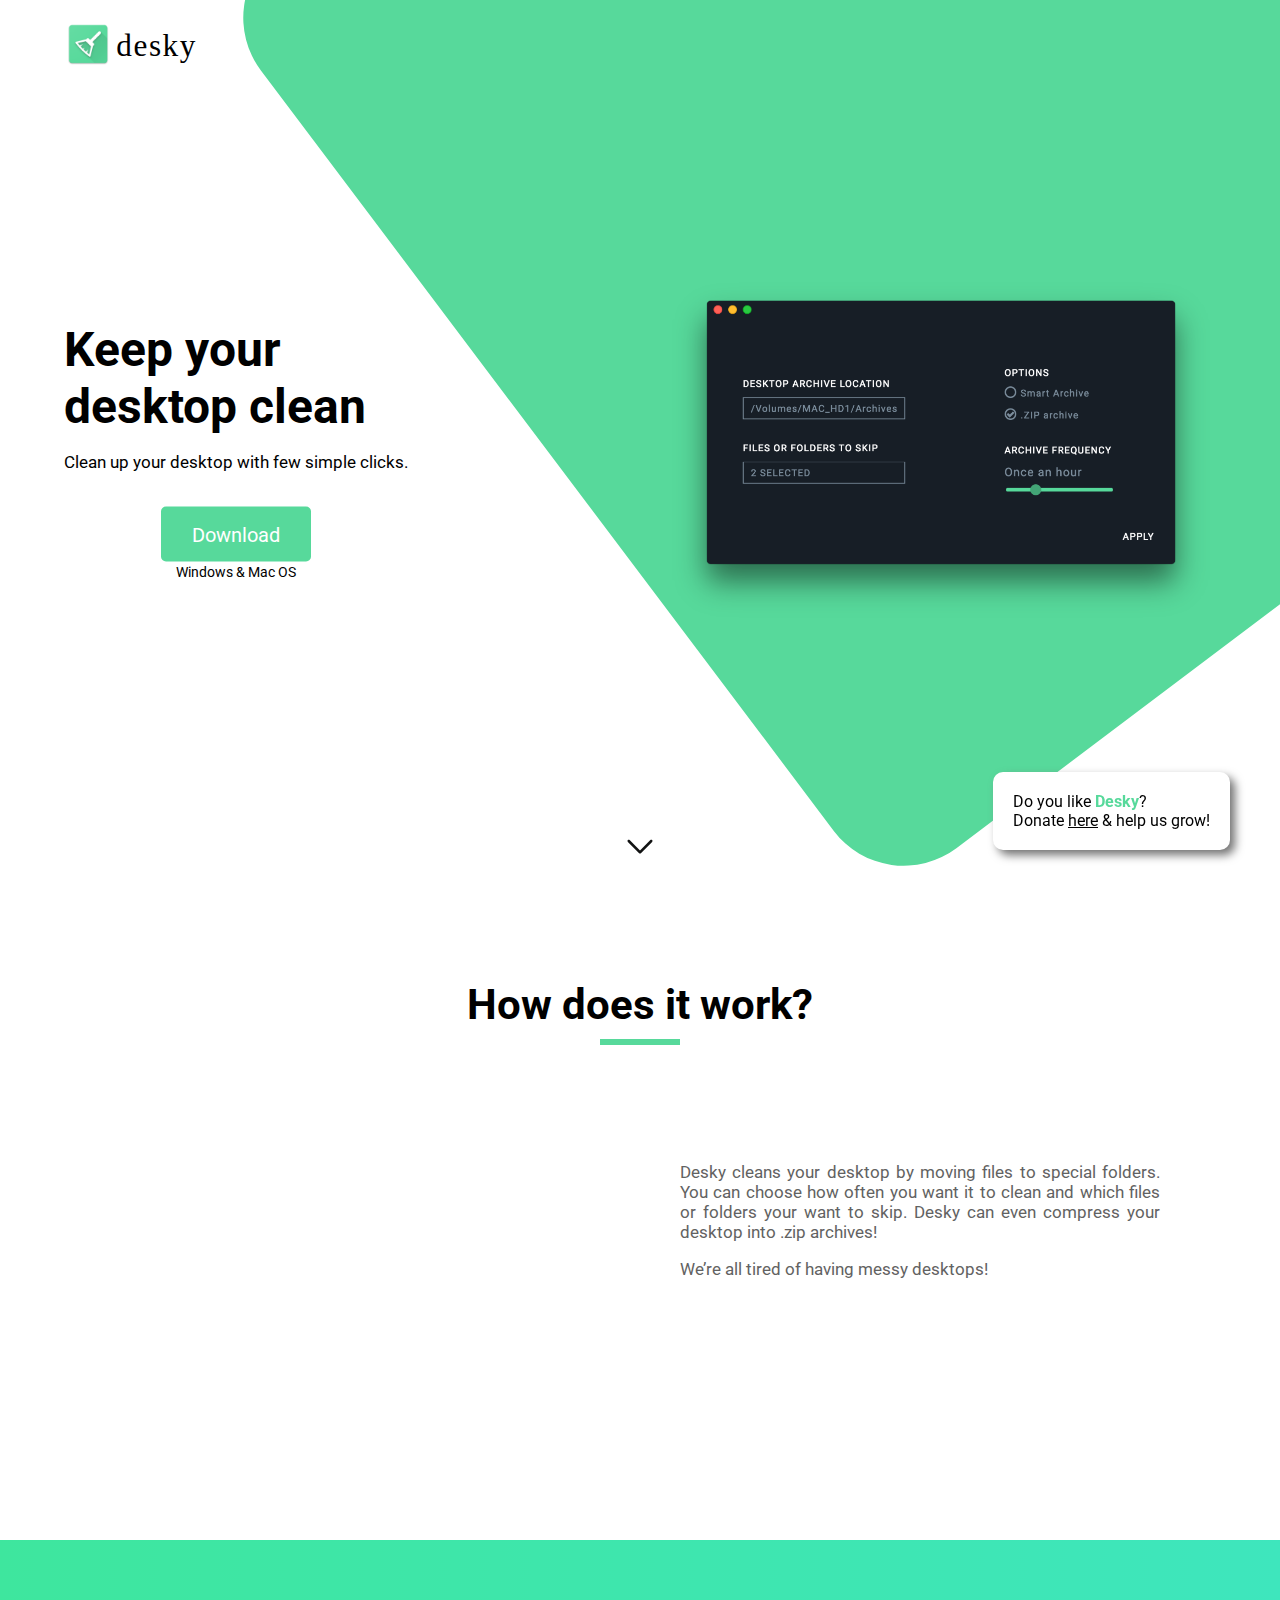
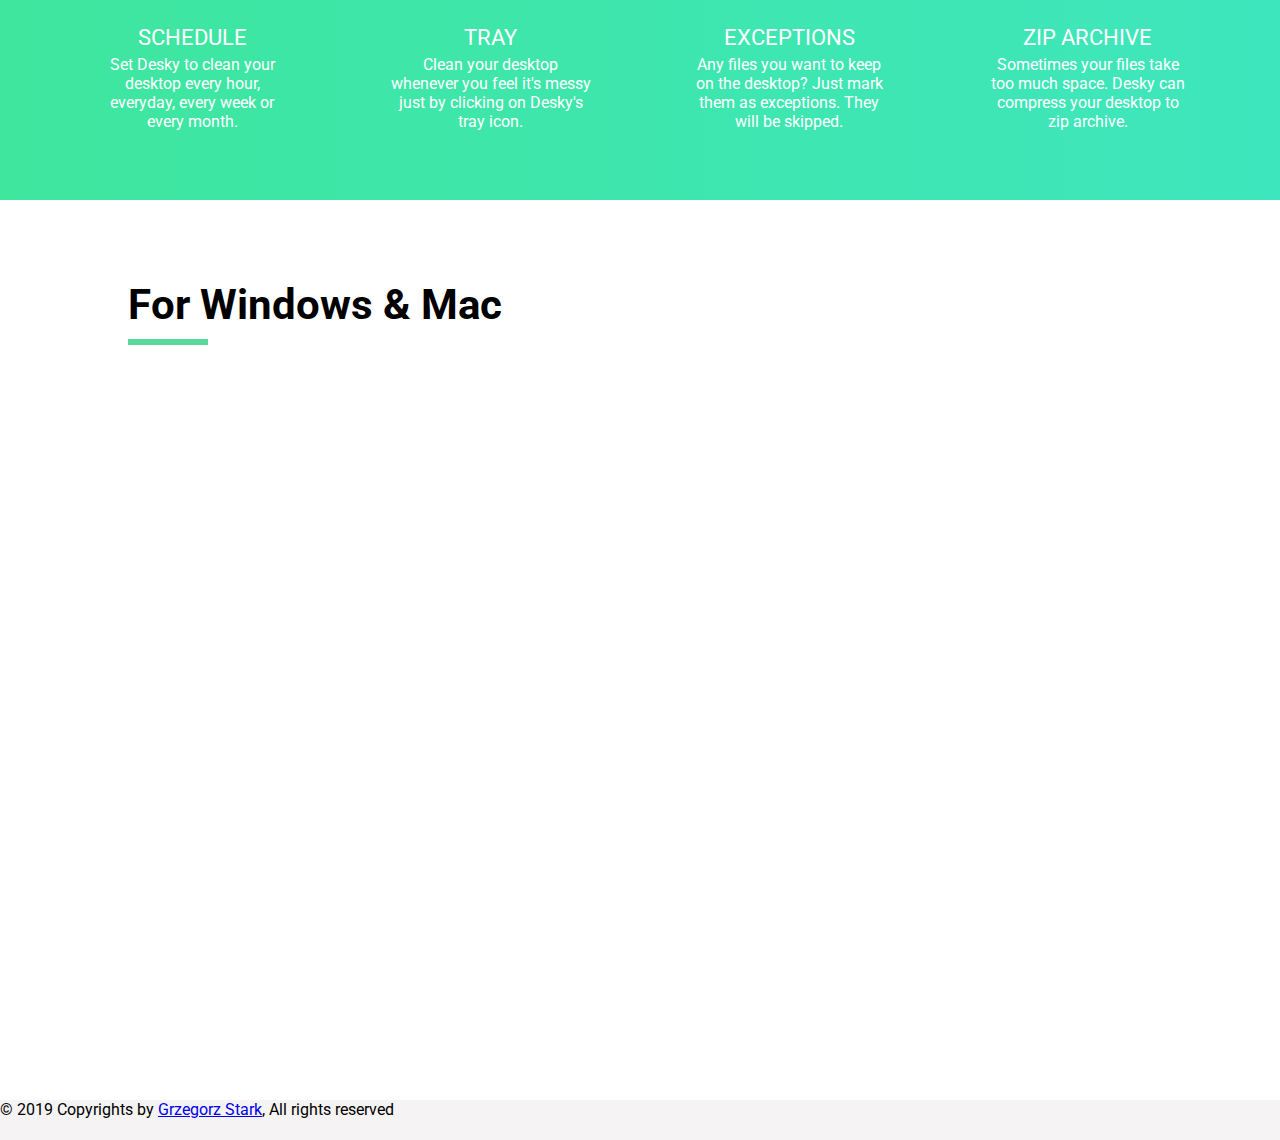
<file: index.html>
<!DOCTYPE html>
<html>
<head>
	<title>Desky</title>
	<meta charset="utf-8">
	<link rel="stylesheet" href="https://use.fontawesome.com/releases/v5.4.2/css/all.css" integrity="sha384-/rXc/GQVaYpyDdyxK+ecHPVYJSN9bmVFBvjA/9eOB+pb3F2w2N6fc5qB9Ew5yIns" crossorigin="anonymous">
	<link href="https://fonts.googleapis.com/css?family=Roboto:400,700" rel="stylesheet">
	<link rel="stylesheet" type="text/css" href="style.css">
	<link rel="stylesheet" type="text/css" href="media.css">
	<meta name="viewport" content="width=device-width, initial-scale=1.0">
</head>
<body>
	<div id="donate-window" onclick="window.open('https://paypal.me/GrzegorzStark','new_window');">
		<div id="donate-text">
			Do you like <span style="color: #57D99B; font-weight: 700;">Desky</span>?<br>
			Donate <u>here</u> & help us grow!
		</div>
	</div>

	<div id="main">
		<img src="./img/background.svg" id="main-background">
		<div id="main-content">
			<img src="./img/logo.svg" id="logo">
			<div id="main-text">
				<div id="main-text-title">
					Keep your<br>
					desktop <span id="clean-text">clean</span>
				</div>
				<p id="main-text-subtitle">
					Clean up your desktop with few simple clicks.
				</p>

				<button id="get-now-button">Download</button>
				<div id="main-text-platforms">Windows & Mac OS</div>
			</div>

			<img src="./img/preview.png" id="preview-img">
		</div>
	</div>
	<div class="downArrow bounce">
		<img width="40" height="40" alt="" src="[data-uri]" />
	</div>

	<div id="how">
		<div id="how-title" class="title">
			<div id="how-title-text">How does it work?</div>
			<div id="how-title-text-underline"></div>
		</div>

		<div id="how-content">
			<iframe src="https://www.youtube.com/embed/tgbNymZ7vqY"></iframe>
			<div id="how-content-text">
				<p>
					Desky cleans your desktop by moving files to
					special folders. You can choose how often you 
					want it to clean and which files or folders your want to skip. Desky can even compress your desktop into .zip archives!
				</p>
				<p>We’re all tired of having messy desktops!</p>
			</div>
		</div>

		<div id="how-features">
			<div id="features">
				<div class="feature">
					<i class="far fa-clock fa-3x"></i>
					<div class="feature-name">SCHEDULE</div>
					<div class="feature-description">
						Set Desky to clean your desktop every hour, everyday, every week or every month.
					</div>
				</div>

				<div class="feature">
					<i class="fas fa-desktop fa-3x"></i>
					<div class="feature-name">TRAY</div>
					<div class="feature-description">
						Clean your desktop whenever you feel it's messy just by clicking on Desky's tray icon.
					</div>
				</div>

				<div class="feature">
					<i class="far fa-check-circle fa-3x"></i>
					<div class="feature-name">EXCEPTIONS</div>
					<div class="feature-description">
						Any files you want to keep on the desktop? Just mark them as exceptions. They will be skipped.
					</div>
				</div>

				<div class="feature">
					<i class="far fa-file-archive fa-3x"></i>
					<div class="feature-name">ZIP ARCHIVE</div>
					<div class="feature-description">
						Sometimes your files take too much space. Desky can compress your desktop to zip archive.
					</div>
				</div>
			</div>

		</div>
	</div>

	<div id="platforms">
		<div id="platforms-title" class="title">
			<div id="platforms-title-text">For Windows & Mac</div>
			<div id="platforms-title-text-underline"></div>
		</div>
	</div>

	<div id="footer">
		&copy; 2019 Copyrights by <a href="https://gstark.me" target="_blank">Grzegorz Stark</a>, All rights reserved
	</div>
</body>
</html>
</file>
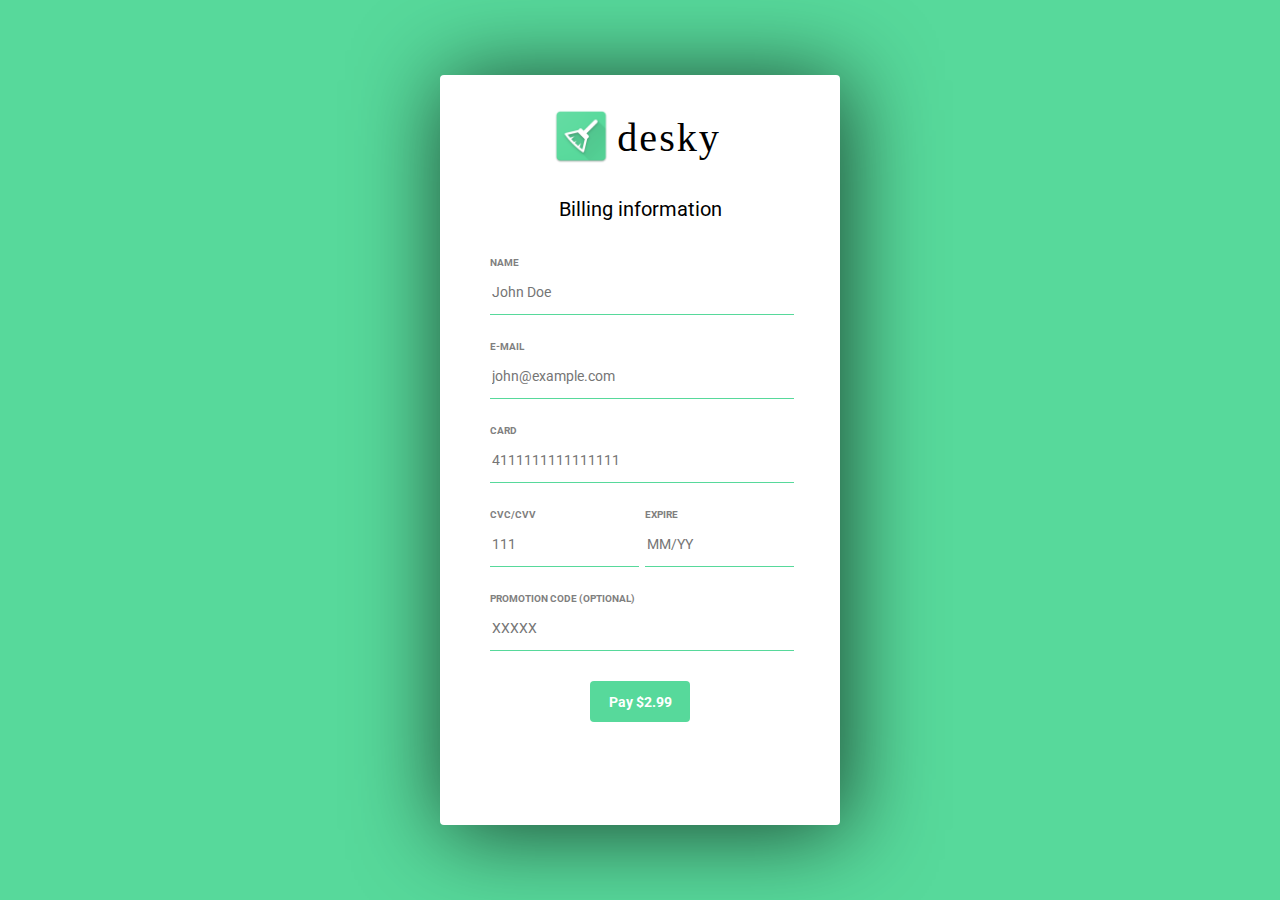
<file: get.html>
<!DOCTYPE html>
<html>
<head>
	<title>Desky - Get now!</title>
	<meta charset="utf-8">
	<link href="https://fonts.googleapis.com/css?family=Roboto:400,700" rel="stylesheet">
	<link rel="stylesheet" type="text/css" href="get.css">
	<meta name="viewport" content="width=device-width, initial-scale=1.0">
</head>
<body>
	<div id="pay">
		<img src="./img/logo.svg" id="logo">

		<div id="billing-info-label">Billing information</div>

		<form action="/charge" method="post" id="payment-form">
			<div id="form-inputs">
				<div class="input">
					<label for="name">NAME</label>
					<input type="text" name="name" id="name" placeholder="John Doe">
				</div>

				<div class="input">
					<label for="email">E-MAIL</label>
					<input type="text" name="email" id="email" placeholder="john@example.com">
				</div>

				<div class="input">
					<label for="card">CARD</label>
					<input type="text" name="card" id="card" placeholder="4111111111111111">
				</div>

				<div class="input">
					<div class="input" style="float: left; width: 145px; margin-right: 10px;">
						<label for="Code">CVC/CVV</label>
						<input type="text" name="code" id="code" placeholder="111">
					</div>

					<div class="input" style="float: left; width: 145px;">
						<label for="expire">EXPIRE</label>
						<input type="text" name="expire" id="expire" placeholder="MM/YY">
					</div>
				</div>

				<div class="input" style="margin-bottom: 30px;">
					<label for="promotion-code">PROMOTION CODE (OPTIONAL)</label>
					<input type="text" name="promotion-code" id="promotion-code" placeholder="XXXXX">
				</div>
			</div>

			<input type="submit" name="submit-btn" value="Pay $2.99">
		</form>
	</div>
</body>
</html>
</file>
<file: style.css>
* {
	font-family: 'Roboto', sans-serif;
}

html, body {
	width: 100%;
	height: 100%;
	margin: 0;
	padding: 0;
}

#donate-window {
	position: fixed;
	bottom: 50px;
	box-shadow: 5px 5px 10px 0px #727272;
	z-index: 2;
	right: 50px;
	padding: 20px;
	background-color: white;
	border-radius: 10px;
	transition: .2s;
}

#donate-window:hover {
	cursor: pointer;
	bottom: 55px;
}

/* ---------- MAIN ---------- */
#main {
	width: 100%;
	height: 100%;
}

#main-background {
	height: 100%;
	right: 0;
	position: absolute;
	z-index: -1;
}

#main-content {
	width: 80%;
	height: 100%;
	margin: auto;
	position: relative;
}

#logo {
	width: 170px;
	margin-top: 20px;
}

#main-text {
	position: absolute;
	top: 50%;
	transform: translateY(-50%);
}

#main-text-title {
	font-size: 52px;
	font-weight: 700;
}

#main-text-subtitle {
	font-size: 20px;
	margin-bottom: 35px;
}

#get-now-button {
	width: 150px;
	height: 55px;
	margin: auto;
	display: block;
	font-size: 20px;
	border-radius: 5px;
	border: none;
	background-color: #57D99B;
	color: white;
	outline: none;
}

#main-text-platforms {
	margin-top: 2px;
	text-align: center;
}

#preview-img {
	width: 700px;
	position: absolute;
	right: 0;
	top: 50%;
		transform: translateY(-50%);
}

/* ---------- HOW DOES IT WORK? ---------- */
.title {
	font-size: 50px;
}

#how {
	height: 100%;
	width: 100%;
	position: relative;
}

#how-title {
	font-weight: 700;
	width: 100%;
	padding-top: 80px;
	padding-bottom: 40px;
}

#how-title-text {
	text-align: center;
	margin: 0 auto;
	margin-bottom: 10px;
}

#how-title-text-underline {
	width: 80px;
	height: 6px;
	background-color: #57D99B;
	margin: 0 auto;
}

#how-content {
	width: 80%;
	margin: 0 auto;
	display: flex;
	justify-content: center;
	align-items: center;
}

#how-content iframe {
	border: none;
	width: 480px;
	height: 270px;
	margin-left: 40px;
	margin-right: 40px;
}

#how-content-text {
	right: 0;
	max-width: 480px;
	font-size: 20px;
	text-align: justify;
	color: #626262;
	margin-left: 40px;
	margin-right: 40px;
}

#how-features {
	width: 100%;
	height: 260px;
	background-image: linear-gradient(to right, #3EE69E , #3EE6BD);
	position: absolute;
	bottom: 0;

	display: flex;
	justify-content: center;
	align-items: center;
}

#features {
	margin: 0 auto;
}

.feature {
	margin: 0 auto;
	text-align: center;
	width: 200px;
	color: white;
	float: left;
}

.feature + .feature {
	margin-left: 130px;
}

.feature-name {
	font-size: 22px;
	margin-top: 15px;
	margin-bottom: 5px;
}

.feature-description {
	width: 100%;
	text-align: center;
}

/* ---------- PLATFORMS ---------- */
#platforms {
	width: 100%;
	height: 100%;
}

#platforms-title {
	width: 80%;
	margin: 0 auto;
	font-weight: 700;
	padding-top: 80px;
	padding-bottom: 40px;
}

#platforms-title-text {
	margin-bottom: 10px;
}

#platforms-title-text-underline {
	width: 80px;
	height: 6px;
	background-color: #57D99B;
}

/* ---------- FOOTER ---------- */
#footer {
	width: 100%;
	height: 40px;
	background-color: #F5F3F4;
}





/* ---------- OTHER ---------- */
.downArrow{
	position: absolute;
	bottom: 30px;
	left: 0;
	right: 0;
	margin: 0 auto;
	width: 40px;
}
.bounce {
	-moz-animation: bounce 3s infinite;
	-webkit-animation: bounce 3s infinite;
	animation: bounce 3s infinite;
}
@-moz-keyframes bounce {
	0%, 20%, 50%, 80%, 100% {
		-moz-transform: translateY(0);
		transform: translateY(0);
	}
	40% {
		-moz-transform: translateY(-30px);
		transform: translateY(-30px);
	}
	60% {
		-moz-transform: translateY(-15px);
		transform: translateY(-15px);
	}
}
@-webkit-keyframes bounce {
	0%, 20%, 50%, 80%, 100% {
		-webkit-transform: translateY(0);
		transform: translateY(0);
	}
	40% {
		-webkit-transform: translateY(-30px);
		transform: translateY(-30px);
	}
	60% {
		-webkit-transform: translateY(-15px);
		transform: translateY(-15px);
	}
}
@keyframes bounce {
	0%, 20%, 50%, 80%, 100% {
		-moz-transform: translateY(0);
		-ms-transform: translateY(0);
		-webkit-transform: translateY(0);
		transform: translateY(0);
	}
	40% {
		-moz-transform: translateY(-30px);
		-ms-transform: translateY(-30px);
		-webkit-transform: translateY(-30px);
		transform: translateY(-30px);
	}
	60% {
		-moz-transform: translateY(-15px);
		-ms-transform: translateY(-15px);
		-webkit-transform: translateY(-15px);
		transform: translateY(-15px);
	}
}
</file>
<file: media.css>
/* ---------- MEDIA QUERIES ---------- */
@media (max-height: 1100px) and (min-width: 2200px) {
	#main-content {
		width: 50%;
	}

	#how-content {
		width: 50%;
	}

	#platforms {
		width: 50%;
	}
}

@media only screen and (min-width: 1600px) and (max-width: 2200px) {
	#main-content {
		width: 70%;
	}

	#how-content {
		width: 70%;
	}

	#platforms {
		
	}
}

@media only screen and (max-width: 1330px) {
	#preview-img {
		width: 650px;
	}
}

@media only screen and (max-width: 1280px) {
	#main-content {
		width: 90%;
	}

	#clean-text {
		color: black;
	}

	#logo {
		width: 140px;
	}

	#preview-img {
		width: 550px;
	}

	#main-text-title {
		font-size: 48px;
	}

	#main-text-subtitle {
		font-size: 17px;
	}

	#main-text-platforms {
		font-size: 14px;
	}

	.title {
		font-size: 42px;
	}

	#how-content {
		width: 90%;
	}

	p {
		font-size: 17px;
	}

	#how-features {
		
	}

	#features {
		display: flex;
		width: 90%;
	}

	.feature + .feature {
		margin-left: 70px;
	}


}

@media only screen and (min-height: 950px) {
	#how-content iframe {
		width: 633px;
		height: 356px;
		margin: 40px;
	}

	#how-content-text {
		margin: 40px;
	}
}

@media only screen and (max-height: 770px) {
	#how-title {
		padding-bottom: 0px;
	}

	#how-content iframe {
		width: 346px;
		height: 193px;
		margin: 40px;
	}

	#how-content-text {
		margin: 40px;
	}
}

/* Mobile */
@media only screen and (max-width: 768px) {
	#how-content iframe {
		width: 346px;
		height: 193px;
		margin: 40px;
	}

	#how-content-text {
		margin: 40px;
	}

	#donate-window {
		display: none;
	}

	#main-background {
		display: none;
	}

	#logo {
		top: 20px;
		left: 0;
		right: 0;
		position: absolute;
		margin: auto;
	}

	#preview-img {
		display: none;
	}

	#how {
		height: 1430px;
	}

	#how-content {
		margin-top: 20px;
		margin-bottom: 20px;
		width: 90%;
		display: block;
	}

	#how-content iframe {
		float: left;
		width: 100%;
		margin: 0 auto;
	}

	#how-content-text {
		float: left;
		width: 100%;
		margin: 0 auto;
	}

	#how-features {
		width: 100%;
		height: 800px;
	}

	#features {
		display: block;
	}

	.feature + .feature {
		margin: 0 auto;
		margin-bottom: 20px;
	}

	.feature {
		float: none;
		margin-bottom: 20px;
	}

	#platforms {
		width: 90%;
		margin: auto;
	}

	#platforms-left {
		width: 100%;
	}

	#platforms-title {
		padding-top: 20px;
		padding-bottom: 20px;
	}

	#platforms-content {
		margin-top: 0;
	}

	#platforms-right {
		width: 100%;
		margin: 0 auto;
		margin-top: 20px;
		margin-bottom: 40px;
	}

	#platforms-right img {
		width: 100%;
		margin: 0;
	}

	#footer {
		font-size: 12px;
	}
}
</file>
<file: get.css>
* {
	font-family: 'Roboto', sans-serif;
}

html, body {
	width: 100%;
	height: 100%;
	margin: 0;
	padding: 0;
	background-color: #57D99B;
}

/* ---------- PAYMENT FORM ---------- */
#pay {
	width: 400px;
	height: 750px;
	background-color: white;
	position: absolute;
    top: 50%;
    left: 50%;
    transform: translate(-50%, -50%);
    border-radius: 4px;

    -webkit-box-shadow: 5px 5px 90px rgba(0, 0, 0, .7);
    box-shadow: 5px 5px 90px rgba(0, 0, 0, .7);
}

#logo {
	max-width: 180px;
	margin: auto;
	display: block;
	margin-top: 30px;
}

#billing-info-label {
	text-align: center;
	width: 100%;
	margin-top: 30px;
	margin-bottom: 30px;
	font-size: 20px;
}

.input {
	width: 300px;
	margin: 0 auto;
	margin-bottom: 20px;
}

label {
	font-size: 10px;
	font-weight: 700;
	color: #7f7f7f;
}

input[type=text] {
	width: 100%;
	height: 42px;
	border: none;
	border-bottom: 1px solid #57D99B;
	outline: none;
	font-size: 14px;
	color: #7f7f7f;

	-moz-transition: all .3s ease;
    -o-transition: all .3s ease;
    -webkit-transition: all .3s ease;
    transition: all .3s ease;
}

input[type=text]:focus {
	color: black;
}

input[type=submit] {
	margin: auto;
	display: block;
	width: 100px;
	height: 41px;
	border: none;
	border-radius: 4px;
	font-size: 14px;
	background-color: #57D99B;
	color: white;
	font-weight: 700;
	outline: none;

	-moz-transition: all .3s ease;
    -o-transition: all .3s ease;
    -webkit-transition: all .3s ease;
    transition: all .3s ease;
}

input[type=submit]:hover {
	background-color: white;
	border: 1px solid #57D99B;
	color: black;
	cursor: pointer;
}
</file>
